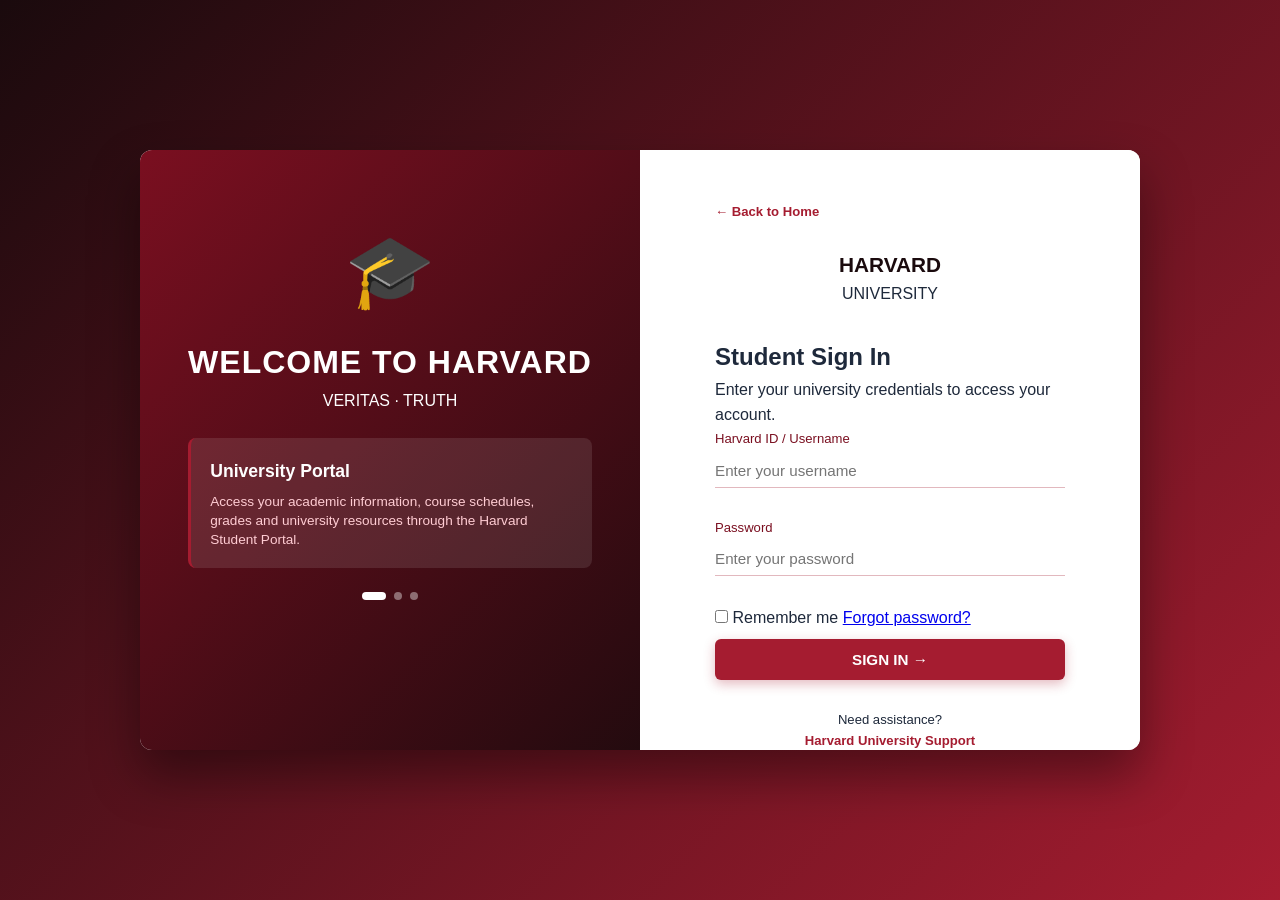
<file: login.html>
<!DOCTYPE html>
<html lang="en">
<head>
    <meta charset="UTF-8">
    <meta name="viewport" content="width=device-width, initial-scale=1.0">

    <title>Harvard University | Student Portal</title>

    <link rel="stylesheet" href="styles.css">
</head>

<body class="cbtis-login-body">

    <!-- MAIN LOGIN CONTAINER -->
    <div class="cbtis-login-container">

        <!-- LEFT PANEL -->
        <div class="cbtis-left-panel">

            <div class="cbtis-left-content">

                <div class="cbtis-illustration-box">

                    <div class="cbtis-badge-icon">
                        🎓
                    </div>

                    <h2>WELCOME TO HARVARD</h2>

                    <p>VERITAS · TRUTH</p>

                </div>

                <div class="cbtis-notices-box">

                    <h3>University Portal</h3>

                    <p>
                        Access your academic information,
                        course schedules, grades and university
                        resources through the Harvard Student Portal.
                    </p>

                </div>

                <div class="cbtis-slider-dots">
                    <span class="cbtis-dot active"></span>
                    <span class="cbtis-dot"></span>
                    <span class="cbtis-dot"></span>
                </div>

            </div>

            <div class="cbtis-left-footer">

                HARVARD UNIVERSITY © 2026

                <br>

                <span>
                    Privacy Statement | Terms and Conditions
                </span>

            </div>

        </div>

        <!-- RIGHT PANEL -->
        <div class="cbtis-right-panel">

            <div class="cbtis-login-wrapper">

                <!-- BACK LINK -->
                <div class="login-back-container">

                    <a href="index.html" class="cbtis-back-link">
                        ← Back to Home
                    </a>

                </div>

                <!-- HARVARD LOGO -->
                <div class="cbtis-logo-header">

                    
                    <h1>HARVARD</h1>

                    <span class="login-subtitle">
                        UNIVERSITY
                    </span>

                </div>

                <!-- LOGIN FORM -->
                <form id="form-login" action="#" method="POST">

                    <h2 class="login-form-title">
                        Student Sign In
                    </h2>

                    <p class="login-form-description">
                        Enter your university credentials
                        to access your account.
                    </p>

                    <div class="cbtis-input-group">

                        <label for="usuario">
                            Harvard ID / Username
                        </label>

                        <input
                            type="text"
                            id="usuario"
                            name="usuario"
                            placeholder="Enter your username"
                            required>

                    </div>

                    <div class="cbtis-input-group">

                        <label for="password">
                            Password
                        </label>

                        <input
                            type="password"
                            id="password"
                            name="password"
                            placeholder="Enter your password"
                            required>

                    </div>

                    <div class="login-options">

                        <label>
                            <input type="checkbox" name="remember">
                            Remember me
                        </label>

                        <a href="#">
                            Forgot password?
                        </a>

                    </div>

                    <button
                        type="submit"
                        class="cbtis-btn-ingresar">

                        SIGN IN →

                    </button>

                </form>

                <!-- HELP -->
                <div class="cbtis-login-help">

                    <p>Need assistance?</p>

                    <a href="https://www.harvard.edu/"
                       target="_blank">
                        Harvard University Support
                    </a>

                </div>

                <!-- SECURITY -->
                <div class="login-security">

                    <span>🔒</span>

                    <p>
                        Secure university access.
                        Protect your login credentials.
                    </p>

                </div>

            </div>

        </div>

    </div>

    <script src="script.js"></script>

</body>
</html>
</file>
<file: styles.css>
/* ======================================================================
   ESTILOS GENERALES Y PORTADA - HARVARD UNIVERSITY
   ====================================================================== */
*{
    box-sizing: border-box;
    margin: 0;
    padding: 0;
}

body {
    font-family: 'Segoe UI', Tahoma, Geneva, Verdana, sans-serif;
    color: #1e293b;
    background-color: #f8fafc;
    line-height: 1.6;
}

/* --------------------------------------------------------------------
   BARRA SUPERIOR DE CONTACTO - HARVARD
   -------------------------------------------------------------------- */
.top-bar {
    background-color: #0f0f0f;              /* Negro Harvard elegante */
    color: #e2e8f0;
    font-size: 0.82rem;
    padding: 0.5rem 2rem;
    border-bottom: 2px solid #A51C30; /* Línea carmesí Harvard */
}

.top-bar-container {
    max-width: 1200px;
    margin: 0 auto;
    display: flex;
    justify-content: space-between;
    align-items: center;
}

.top-contacts {
    display: flex;
    gap: 2rem;
}

.top-item.whatsapp {
    color: #A51C30;        /* Ahora es carmesí */
    font-weight: 700;
}

/* ======================================================================
   BARRA DE NAVEGACIÓN RESPONSIVA - HARVARD
   ====================================================================== */
.navbar {
    background-color: #ffffff;
    border-bottom: 1px solid #e2e8f0;
    position: sticky;
    top: 0;
    z-index: 1000;
    padding: 0.8rem 1.5rem;
}

.nav-container {
    max-width: 1200px;
    margin: 0 auto;
    display: flex;
    justify-content: space-between;
    align-items: center;
    flex-wrap: wrap;
    gap: 1rem;
}

.nav-brand {
    display: flex;
    align-items: center;
}

.brand-logo-img {
    height: 55px;
    width: auto;
    object-fit: contain;
    display: block;
}

.nav-links {
    display: flex;
    align-items: center;
    gap: 1.5rem;
    flex-wrap: wrap;
}

.nav-links a {
    text-decoration: none;
    color: #475569;
    font-weight: 600;
    font-size: 0.9rem;
    transition: color 0.2s;
}

.nav-links a:hover {
    color: #A51C30; /* Hover carmesí */
}

.btn-nav-login {
    background-color: #A51C30; /* Botón Harvard Crimson */
    color: white !important;
    padding: 8px 16px;
    border-radius: 6px;
    transition: background-color 0.2s;
}

.btn-nav-login:hover {
    background-color: #7a0f20; /* Carmesí más oscuro */
}

@media (max-width: 600px) {
    .navbar {
        padding: 0.6rem 1rem;
    }
    .nav-container {
        justify-content: center;
    }
    .nav-links {
        gap: 1rem;
        justify-content: center;
    }
}

/* --------------------------------------------------------------------
   SECCIÓN HERO - HARVARD CRIMSON GRADIENT
   -------------------------------------------------------------------- */
.hero-section {
    background: linear-gradient(135deg, #1a0a0d 0%, #A51C30 100%); /* Degradado negro a carmesí */
    color: white;
    padding: 5rem 2rem;
    overflow: hidden;
}

.hero-container {
    max-width: 1200px;
    margin: 0 auto;
    display: grid;
    grid-template-columns: 1.1fr 0.9fr;
    gap: 3rem;
    align-items: center;
}

@media (max-width: 900px) {
    .hero-container {
        grid-template-columns: 1fr;
    }
}

.hero-tag {
    display: inline-block;
    background-color: rgba(165, 28, 48, 0.3); /* Carmesí translúcido */
    border: 1px solid rgba(255, 255, 255, 0.3);
    color: #ffccd3;            /* Rosa claro Harvard */
    padding: 6px 16px;
    border-radius: 20px;
    font-size: 0.85rem;
    font-weight: 600;
    text-transform: uppercase;
    margin-bottom: 1.5rem;
}

.hero-text-side h1 {
    font-size: 2.8rem;
    font-weight: 800;
    margin-bottom: 1rem;
    letter-spacing: -0.5px;
    line-height: 1.2;
}

.hero-text-side p {
    font-size: 1.1rem;
    color: #f1c0c8;
    margin-bottom: 2rem;
    line-height: 1.6;
}

.hero-cta-box {
    background: rgba(0, 0, 0, 0.3);
    border: 1px solid rgba(255, 255, 255, 0.15);
    padding: 1.8rem;
    border-radius: 12px;
    backdrop-filter: blur(6px);
}

.btn-orange {
    display: inline-block;
    background: linear-gradient(135deg, #A51C30 0%, #7a0f20 100%); /* Botón carmesí Harvard */
    color: white;
    padding: 14px 28px;
    border-radius: 8px;
    text-decoration: none;
    font-weight: 700;
    font-size: 1.05rem;
    box-shadow: 0 4px 15px rgba(165, 28, 48, 0.4);
    transition: transform 0.2s, box-shadow 0.2s;
    margin-bottom: 1.2rem;
}

.btn-orange:hover {
    transform: translateY(-2px);
    box-shadow: 0 6px 20px rgba(165, 28, 48, 0.6);
}

.hero-benefits {
    display: flex;
    flex-wrap: wrap;
    gap: 15px;
    font-size: 0.9rem;
    color: #fde8eb;
    font-weight: 500;
}

/* Estilos del Collage de Imágenes */
.image-collage {
    display: flex;
    flex-direction: column;
    gap: 15px;
    background: rgba(255, 255, 255, 0.07);
    padding: 20px;
    border-radius: 20px;
    border: 1px solid rgba(255, 255, 255, 0.15);
}

.collage-main img {
    width: 100%;
    height: 240px;
    object-fit: cover;
    border-radius: 12px;
    box-shadow: 0 10px 25px rgba(0,0,0,0.4);
}

.collage-sub {
    display: grid;
    grid-template-columns: 1fr 1fr;
    gap: 15px;
}

.collage-sub img {
    width: 100%;
    height: 140px;
    object-fit: cover;
    border-radius: 12px;
    box-shadow: 0 8px 20px rgba(0,0,0,0.4);
}

/* Clases específicas para el formulario de informes */
.hero-title-custom {
    font-size: 2.5rem;
    margin-bottom: 1rem;
}

.hero-desc-custom {
    color: #f1c0c8;
    font-size: 1rem;
    margin-bottom: 1.5rem;
}

.hero-subtitle-custom {
    font-size: 0.95rem;
    font-weight: 600;
    color: #ffccd3;
    margin-bottom: 0.8rem;
}

.hero-benefits-column {
    display: flex;
    flex-direction: column;
    gap: 8px;
}

.cbtis-hero-form-card {
    background-color: #ffffff;
    padding: 2.2rem;
    border-radius: 16px;
    box-shadow: 0 20px 40px rgba(0, 0, 0, 0.35);
    width: 100%;
    max-width: 440px;
    margin: 0 auto;
    border-top: 4px solid #A51C30; /* Detalle Harvard */
}

.form-card-title {
    color: #1a0a0d;
    font-size: 1.25rem;
    font-weight: 700;
    margin-bottom: 1rem;
    text-align: center;
}

.form-group-margin {
    margin-bottom: 1rem;
}

.form-control-input, .form-control-select, .form-control-date, .form-control-textarea {
    width: 100%;
    border: 1px solid #cbd5e1;
    border-radius: 8px;
    padding: 10px 14px;
    font-size: 0.9rem;
    outline: none;
    font-family: inherit;
}

.form-date-label {
    font-size: 0.78rem;
    color: #64748b;
    display: block;
    margin-bottom: 2px;
}

/* CORRECCIÓN CHECKBOX */
.form-group-checkbox {
    margin-bottom: 1.2rem;
    display: flex;
    flex-direction: row !important;
    align-items: flex-start !important;
    justify-content: flex-start !important;
    gap: 10px;
    text-align: left;
    width: 100%;
}

.form-checkbox-input {
    width: 18px !important;
    height: 18px !important;
    min-width: 18px;
    cursor: pointer;
    margin-top: 2px;
    flex-shrink: 0;
    appearance: auto;
    -webkit-appearance: checkbox;
    accent-color: #A51C30;
}

.form-checkbox-label {
    font-size: 0.78rem !important;
    color: #475569 !important;
    line-height: 1.35 !important;
    cursor: pointer;
    display: inline-block !important;
    width: auto !important;
    flex: 1;
}

.form-submit-btn {
    background-color: #A51C30; /* Azul -> Carmesí */
    width: 100%;
    border-radius: 8px;
    padding: 12px;
    font-weight: 700;
    color: white;
    border: none;
    cursor: pointer;
    transition: background 0.2s;
}

.cbtis-hero-form-card input:focus, 
.cbtis-hero-form-card select:focus, 
.cbtis-hero-form-card textarea:focus {
    border-color: #A51C30 !important;
    box-shadow: 0 0 0 3px rgba(165, 28, 48, 0.15);
}

/* ======================================================================
   ESTILOS DE OFERTA EDUCATIVA
   ====================================================================== */
.careers-section {
    padding: 5rem 2rem;
    background-color: #fff8f8; /* Fondo rosado muy claro Harvard */
}

.section-container {
    max-width: 1200px;
    margin: 0 auto;
}

.section-header {
    text-align: center;
    margin-bottom: 3.5rem;
}

.section-header h2 {
    font-size: 2.2rem;
    color: #1a0a0d;
    margin-bottom: 0.5rem;
}

.section-header p {
    color: #7a0f20;
    font-size: 1.05rem;
}

.careers-grid {
    display: grid;
    grid-template-columns: repeat(auto-fit, minmax(260px, 1fr));
    gap: 2rem;
}

.career-card {
    background-color: #ffffff;
    border: 1px solid #f1c0c8;
    border-radius: 12px;
    overflow: hidden;
    box-shadow: 0 4px 6px rgba(165, 28, 48, 0.05);
    transition: transform 0.2s ease, box-shadow 0.2s ease;
}

.career-card:hover {
    transform: translateY(-5px);
    box-shadow: 0 15px 30px rgba(165, 28, 48, 0.15);
    border-color: #A51C30;
}

.career-img-container {
    width: 100%;
    height: 160px;
    overflow: hidden;
}

.career-img-container img {
    width: 100%;
    height: 100%;
    object-fit: cover;
    transition: transform 0.3s ease;
}

.career-card:hover .career-img-container img {
    transform: scale(1.05);
}

.career-content {
    padding: 1.8rem;
}

.career-content h3 {
    font-size: 1.15rem;
    color: #7a0f20;
    margin-bottom: 0.8rem;
    font-weight: 700;
}

.career-content p {
    color: #64748b;
    font-size: 0.9rem;
    line-height: 1.5;
}

/* ======================================================================
   FOOTER HARVARD
   ====================================================================== */
.footer {
    background-color: #1a0a0d; /* Negro vino Harvard */
    color: #f1c0c8;
    padding: 2.5rem 2rem;
    border-top: 3px solid #A51C30;
}

.footer-container {
    max-width: 1200px;
    margin: 0 auto;
    display: flex;
    justify-content: space-between;
    align-items: center;
    flex-wrap: wrap;
    gap: 1.5rem;
}

.footer-info p {
    font-size: 0.9rem;
    color: #fde8eb;
    margin-bottom: 0.3rem;
}

.footer-author {
    font-size: 0.82rem;
    color: #c48b94;
}

.footer-socials {
    display: flex;
    gap: 12px;
}

.social-icon {
    width: 38px;
    height: 38px;
    background: rgba(165, 28, 48, 0.2);
    border: 1px solid rgba(165, 28, 48, 0.4);
    color: #ffffff;
    border-radius: 50%;
    display: flex;
    align-items: center;
    justify-content: center;
    text-decoration: none;
    font-weight: 700;
    font-size: 0.95rem;
    transition: background 0.2s, transform 0.2s, border-color 0.2s;
}

.social-icon:hover {
    background: #A51C30;
    border-color: #A51C30;
    transform: translateY(-3px);
}

@media (max-width: 768px) {
    .footer-container {
        flex-direction: column;
        text-align: center;
    }
    .footer-socials {
        justify-content: center;
    }
}

/* ======================================================================
   LOGIN - HARVARD
   ====================================================================== */
.cbtis-login-body {
    margin: 0;
    padding: 0;
    font-family: 'Segoe UI', Tahoma, Geneva, Verdana, sans-serif;
    background: linear-gradient(135deg, #1a0a0d 0%, #A51C30 100%);
    min-height: 100vh;
    display: flex;
    justify-content: center;
    align-items: center;
}

.cbtis-login-container {
    width: 100%;
    max-width: 1000px;
    height: 600px;
    background-color: #ffffff;
    border-radius: 12px;
    box-shadow: 0 25px 50px rgba(0, 0, 0, 0.4);
    display: grid;
    grid-template-columns: 1fr 1fr;
    overflow: hidden;
    margin: 2rem;
}

@media (max-width: 850px) {
    .cbtis-login-container {
        grid-template-columns: 1fr;
        height: auto;
    }
    .cbtis-left-panel {
        display: none;
    }
}

.cbtis-left-panel {
    background: linear-gradient(135deg, #7a0f20 0%, #1a0a0d 100%);
    color: white;
    padding: 3rem;
    display: flex;
    flex-direction: column;
    justify-content: space-between;
}

.cbtis-illustration-box {
    text-align: center;
    margin-top: 1rem;
}

.cbtis-badge-icon {
    font-size: 4.5rem;
    margin-bottom: 0.5rem;
}

.cbtis-illustration-box h2 {
    font-size: 2rem;
    font-weight: 800;
    letter-spacing: 1px;
}

.cbtis-notices-box {
    background: rgba(255, 255, 255, 0.1);
    padding: 1.2rem;
    border-radius: 8px;
    margin-top: 1.5rem;
    border-left: 3px solid #A51C30;
}

.cbtis-notices-box h3 {
    font-size: 1.1rem;
    margin-bottom: 0.4rem;
}

.cbtis-notices-box p {
    font-size: 0.85rem;
    color: #ffccd3;
    line-height: 1.4;
}

.cbtis-slider-dots {
    display: flex;
    justify-content: center;
    gap: 8px;
    margin-top: 1.5rem;
}

.cbtis-dot {
    width: 8px;
    height: 8px;
    background-color: rgba(255, 255, 255, 0.4);
    border-radius: 50%;
}

.cbtis-dot.active {
    background-color: #ffffff;
    width: 24px;
    border-radius: 4px;
}

.cbtis-left-footer {
    font-size: 0.72rem;
    color: #f1c0c8;
    text-align: center;
    line-height: 1.3;
}

.cbtis-right-panel {
    background-color: #ffffff;
    padding: 3rem 3.5rem;
    display: flex;
    flex-direction: column;
    justify-content: center;
}

.cbtis-login-wrapper {
    width: 100%;
    max-width: 350px;
    margin: 0 auto;
}

.login-back-container {
    margin-bottom: 1.5rem;
}

.cbtis-back-link {
    color: #A51C30;
    font-size: 0.82rem;
    text-decoration: none;
    font-weight: 600;
}

.cbtis-back-link:hover {
    text-decoration: underline;
}

.cbtis-logo-header {
    text-align: center;
    margin-bottom: 2rem;
}

.login-logo-emoji {
    font-size: 2.2rem;
    margin-bottom: 0.2rem;
}

.cbtis-logo-header h1 {
    font-size: 1.3rem;
    color: #1a0a0d;
    font-weight: 700;
}

.cbtis-logo-header h1 span {
    color: #A51C30;
}

.cbtis-input-group {
    margin-bottom: 1.8rem;
    position: relative;
}

.cbtis-input-group label {
    display: block;
    font-size: 0.82rem;
    color: #7a0f20;
    margin-bottom: 0.3rem;
    font-weight: 500;
}

.cbtis-input-group input {
    width: 100%;
    border: none;
    border-bottom: 1px solid #e2b8be;
    padding: 8px 0;
    font-size: 0.95rem;
    color: #1a0a0d;
    background: transparent;
    outline: none;
    transition: border-color 0.2s;
}

.cbtis-input-group input:focus {
    border-bottom: 2px solid #A51C30;
}

.cbtis-btn-ingresar {
    width: 100%;
    background-color: #A51C30;
    color: white;
    border: none;
    padding: 12px;
    border-radius: 6px;
    font-weight: 700;
    font-size: 0.95rem;
    cursor: pointer;
    box-shadow: 0 4px 12px rgba(165, 28, 48, 0.3);
    transition: background-color 0.2s, transform 0.1s;
    margin-top: 0.5rem;
}

.cbtis-btn-ingresar:hover {
    background-color: #7a0f20;
}

.cbtis-login-help {
    text-align: center;
    margin-top: 1.8rem;
    font-size: 0.82rem;
}

.cbtis-login-help a {
    color: #A51C30;
    text-decoration: none;
    font-weight: 600;
}

.cbtis-login-help a:hover {
    text-decoration: underline;
}

/* ======================================================================
   DOCENTES - HARVARD
   ====================================================================== */
.teachers-section {
    background: linear-gradient(135deg, #1a0a0d 0%, #4a1020 100%);
    color: white;
    padding: 4rem 1.5rem;
}

.teachers-container {
    max-width: 1200px;
    margin: 0 auto;
}

.teachers-header {
    display: flex;
    justify-content: space-between;
    align-items: flex-end;
    margin-bottom: 2.5rem;
    flex-wrap: wrap;
    gap: 1.5rem;
}

.teachers-tag {
    display: inline-block;
    color: #ff8a9c;
    font-size: 0.82rem;
    font-weight: 700;
    text-transform: uppercase;
    margin-bottom: 0.6rem;
    letter-spacing: 0.5px;
}

.convenience-tag-custom {
    color: #A51C30;
}

.teachers-header h2 {
    font-size: 2.2rem;
    font-weight: 800;
    margin-bottom: 0.6rem;
    letter-spacing: -0.5px;
}

.teachers-header p {
    color: #f1c0c8;
    font-size: 1rem;
    max-width: 700px;
    line-height: 1.6;
}

.teachers-nav-buttons {
    display: flex;
    gap: 10px;
}

.nav-btn {
    width: 42px;
    height: 42px;
    background: rgba(165, 28, 48, 0.3);
    border: 1px solid rgba(255, 255, 255, 0.2);
    color: white;
    border-radius: 50%;
    font-size: 1.4rem;
    cursor: pointer;
    display: flex;
    align-items: center;
    justify-content: center;
    transition: background 0.2s, transform 0.1s;
}

.nav-btn:hover {
    background: #A51C30;
    transform: scale(1.05);
}

.teachers-grid {
    display: flex;
    gap: 1.5rem;
    overflow-x: auto;
    scroll-behavior: smooth;
    padding-bottom: 1rem;
    scrollbar-width: none;
}

.teachers-grid::-webkit-scrollbar {
    display: none;
}

.teacher-card {
    flex: 0 0 calc(25% - 1.15rem);
    background: #2a1418;
    border-radius: 16px;
    overflow: hidden;
    border: 1px solid rgba(165, 28, 48, 0.3);
    transition: transform 0.2s ease, box-shadow 0.2s ease;
}

@media (max-width: 1024px) {
    .teacher-card {
        flex: 0 0 calc(43% - 0.75rem);
    }
}

@media (max-width: 650px) {
    .teacher-card {
        flex: 0 0 82%;
    }
}

.teacher-card:hover {
    transform: translateY(-5px);
    box-shadow: 0 15px 30px rgba(0, 0, 0, 0.5);
    border-color: #A51C30;
}

.teacher-card img {
    width: 100%;
    height: 240px;
    object-fit: cover;
    object-position: top;
}

.teacher-info {
    padding: 1.5rem;
    background: linear-gradient(180deg, rgba(42, 20, 24, 0.9) 0%, rgba(26, 10, 13, 0.95) 100%);
}

.teacher-info h3 {
    font-size: 1.1rem;
    font-weight: 700;
    color: white;
    margin-bottom: 0.4rem;
}

.teacher-info p {
    font-size: 0.85rem;
    color: #e2b8be;
    line-height: 1.4;
}

/* ======================================================================
   CONVENIOS - HARVARD
   ====================================================================== */
.convenios-section {
    padding: 5rem 0;
    background-color: #ffffff;
    overflow: hidden;
    border-top: 1px solid #f1c0c8;
    border-bottom: 1px solid #f1c0c8;
}

.convenios-container {
    max-width: 1200px;
    margin: 0 auto;
    padding: 0 2rem;
}

.marquee-wrapper {
    position: relative;
    width: 100%;
    overflow: hidden;
    mask-image: linear-gradient(to right, transparent, black 10%, black 90%, transparent);
    -webkit-mask-image: linear-gradient(to right, transparent, black 10%, black 90%, transparent);
}

.marquee-wrapper-spacing {
    margin-top: 1.5rem;
}

.marquee-track {
    display: flex;
    gap: 1.5rem;
    width: max-content;
}

.marquee-wrapper:hover .marquee-track {
    animation-play-state: paused !important;
}

.marquee-track-top {
    animation: scrollLeft 35s linear infinite;
}

.marquee-track-bottom {
    animation: scrollRight 35s linear infinite;
}

@keyframes scrollLeft {
    0% { transform: translateX(0); }
    100% { transform: translateX(-50%); }
}

@keyframes scrollRight {
    0% { transform: translateX(-50%); }
    100% { transform: translateX(0); }
}

.convenio-card {
    background: #fff8f8;
    border: 1px solid #f1c0c8;
    padding: 1.2rem 2rem;
    border-radius: 12px;
    font-weight: 600;
    font-size: 1rem;
    color: #7a0f20;
    white-space: nowrap;
    box-shadow: 0 4px 6px rgba(165, 28, 48, 0.03);
    transition: transform 0.2s ease, border-color 0.2s ease, background-color 0.2s ease;
    display: flex;
    align-items: center;
    justify-content: center;
    min-width: 190px;
}

.convenio-card:hover {
    transform: translateY(-3px);
    border-color: #A51C30;
    background-color: #ffffff;
    color: #A51C30;
    box-shadow: 0 10px 20px rgba(165, 28, 48, 0.12);
}
</file>
